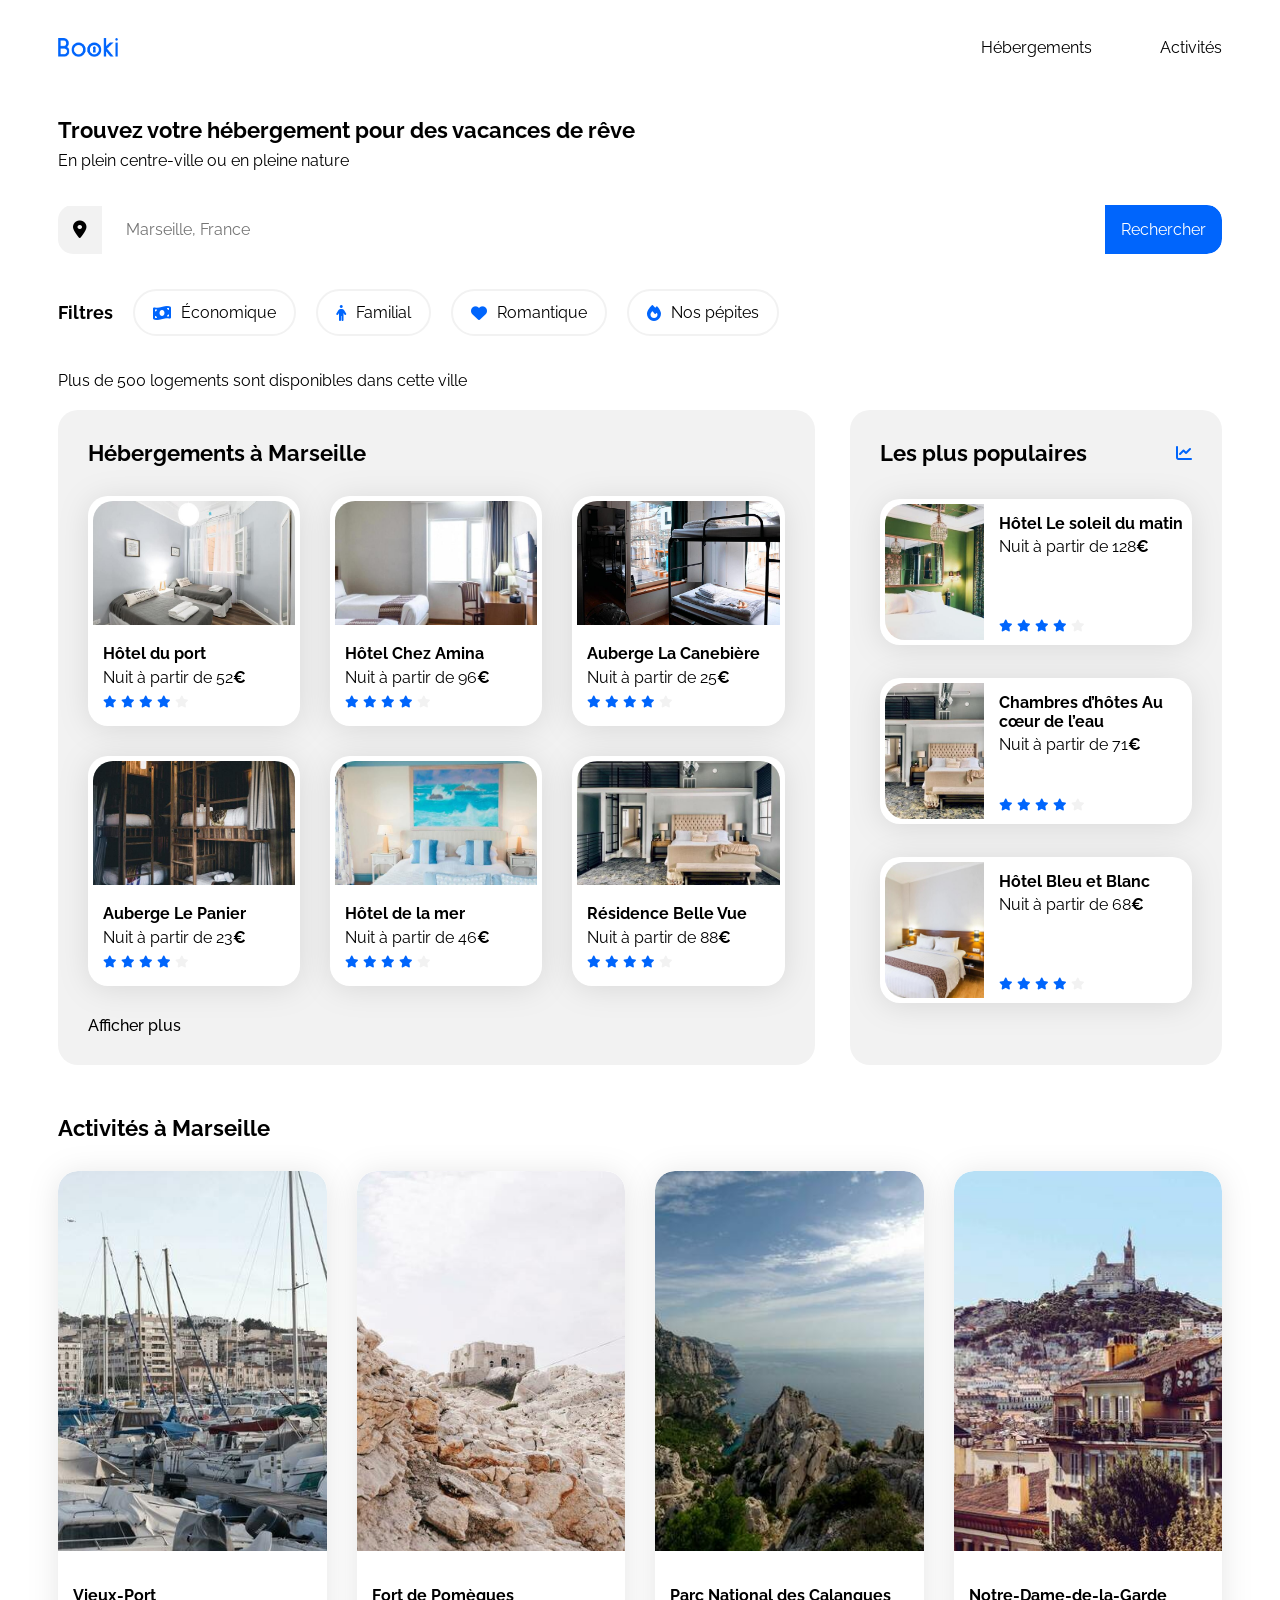
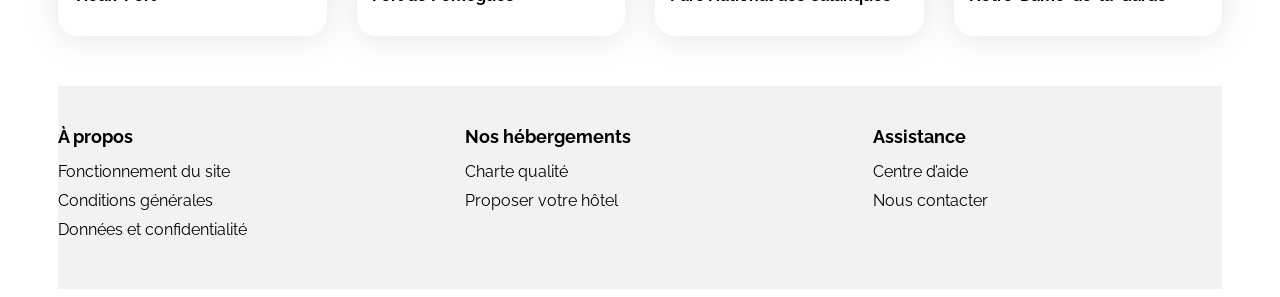
<file: index.html>
<!DOCTYPE html>
<html lang="fr">

<head>
    <meta charset="UTF-8">
    <meta name="viewport" content="width=device-width, initial-scale=1.0">
    <title>Booki</title>
    <link rel="preconnect" href="https://fonts.googleapis.com">
    <link rel="preconnect" href="https://fonts.gstatic.com" crossorigin>
    <link href="https://fonts.googleapis.com/css2?family=Raleway:wght@400;500;700&display=swap" rel="stylesheet">
    <link rel="stylesheet" href="https://cdnjs.cloudflare.com/ajax/libs/font-awesome/6.2.1/css/all.min.css"
        integrity="sha512-MV7K8+y+gLIBoVD59lQIYicR65iaqukzvf/nwasF0nqhPay5w/9lJmVM2hMDcnK1OnMGCdVK+iQrJ7lzPJQd1w=="
        crossorigin="anonymous" referrerpolicy="no-referrer">
    <link rel="stylesheet" href="./css/style.css">
</head>

<body>
    <div class="main-container">
        <header>
            <nav class="main-nav">
                <img src="./images/logo/Booki.png" alt="Logo Booki" class="logo">
                <ul class="nav-links">
                    <li><a href="#hebergements" class="nav-link">Hébergements</a></li>
                    <li><a href="#activites" class="nav-link">Activités</a></li>
                </ul>
            </nav>
        </header>
        <main>
            <section class="search-section">
                <h1>Trouvez votre hébergement pour des vacances de rêve</h1>
                <p>En plein centre-ville ou en pleine nature</p>
              
                <form class="search-form" action="#" method="get">
                    <i class="fa-solid fa-location-dot"></i>
                    <input type="text" placeholder="Marseille, France" aria-label="Rechercher une ville">
                    <button type="submit">
                        <span class="search-text">Rechercher</span>
                        <i class="fa-solid fa-magnifying-glass search-icon" aria-hidden="true"></i>
                    </button>
                </form>
                <section class="filters">
                    <h2>Filtres</h2>
                    <div class="filter-buttons">
                        <button class="filter-button">
                            <i class="fa-solid fa-money-bill-wave"></i>
                            Économique
                        </button>
                        <button class="filter-button">
                            <i class="fa-solid fa-person"></i>
                            Familial
                        </button>
                        <button class="filter-button">
                            <i class="fa-solid fa-heart"></i>
                            Romantique
                        </button>
                        <button class="filter-button">
                            <i class="fa-solid fa-fire"></i>
                            Nos pépites
                        </button>
                    </div>
                </section>
            </section>
            <p class="results-info">Plus de 500 logements sont disponibles dans cette ville</p>
            <div class="hebergements-and-populaires">
                <section class="hebergements">
                    <h2 id="hebergements" class="section-title">Hébergements à Marseille</h2>
                    <div class="hebergements-cards">
                        <a href="#">
                            <article class="card">
                                <img src="images/hebergements/fred-kleber.jpg" alt="Chambre de l'hôtel montrant un lit double avec décoration claire">
                                <div class="card-content">
                                    <h3 class="card-title">Hôtel du port</h3>
                                    <p class="card-subtitle">Nuit à partir de 52<span class="euro">€</span></p>
                                    <div class="card-rating">
                                        <i class="fa-xs fa-solid fa-star" aria-hidden="true"></i>
                                        <i class="fa-xs fa-solid fa-star" aria-hidden="true"></i>
                                        <i class="fa-xs fa-solid fa-star" aria-hidden="true"></i>
                                        <i class="fa-xs fa-solid fa-star" aria-hidden="true"></i>
                                        <i class="fa-xs fa-solid fa-star neutral-star" aria-hidden="true"></i>
                                        <span class="sr-only">Note de 4 sur 5</span>
                                    </div>
                                </div>
                            </article>
                        </a>
                        <a href="#">
                            <article class="card">
                                <img src="images/hebergements/febrian-zakaria.jpg" alt="Chambre chaleureuse avec lit en bois">
                                <div class="card-content">
                                    <h3 class="card-title">Hôtel Chez Amina</h3>
                                    <p class="card-subtitle">Nuit à partir de 96<span class="euro">€</span></p>
                                    <div class="card-rating">
                                        <i class="fa-xs fa-solid fa-star"></i>
                                        <i class="fa-xs fa-solid fa-star"></i>
                                        <i class="fa-xs fa-solid fa-star"></i>
                                        <i class="fa-xs fa-solid fa-star"></i>
                                        <i class="fa-xs fa-solid fa-star neutral-star"></i>
                                        <span class="sr-only">Note de 4 sur 5</span>
                                    </div>
                                </div>
                            </article>
                        </a>
                          
                        <a href="#">
                            <article class="card">
                                <img src="images/hebergements/marcus-loke.jpg" alt="Lit superposé dans un dortoir">
                                <div class="card-content">
                                    <h3 class="card-title">Auberge La Canebière</h3>
                                    <p class="card-subtitle">Nuit à partir de 25<span class="euro">€</span></p>
                                    <div class="card-rating">
                                        <i class="fa-xs fa-solid fa-star"></i>
                                        <i class="fa-xs fa-solid fa-star"></i>
                                        <i class="fa-xs fa-solid fa-star"></i>
                                        <i class="fa-xs fa-solid fa-star"></i>
                                        <i class="fa-xs fa-solid fa-star neutral-star"></i>
                                        <span class="sr-only">Note de 4 sur 5</span>
                                    </div>
                                </div>
                            </article>
                        </a>
                          
                        <a href="#">
                            <article class="card">
                                <img src="images/hebergements/nicate-lee.jpg" alt="Chalet rustique dans la nature">
                                <div class="card-content">
                                    <h3 class="card-title">Auberge Le Panier</h3>
                                    <p class="card-subtitle">Nuit à partir de 23<span class="euro">€</span></p>
                                    <div class="card-rating">
                                        <i class="fa-xs fa-solid fa-star"></i>
                                        <i class="fa-xs fa-solid fa-star"></i>
                                        <i class="fa-xs fa-solid fa-star"></i>
                                        <i class="fa-xs fa-solid fa-star"></i>
                                        <i class="fa-xs fa-solid fa-star neutral-star"></i>
                                        <span class="sr-only">Note de 4 sur 5</span>
                                    </div>
                                </div>
                            </article>
                        </a>
                          
                        <a href="#">
                            <article class="card">
                                <img src="images/hebergements/annie-spratt.jpg" alt="Chambre moderne avec lumière naturelle">
                                <div class="card-content">
                                    <h3 class="card-title">Hôtel de la mer</h3>
                                    <p class="card-subtitle">Nuit à partir de 46<span class="euro">€</span></p>
                                    <div class="card-rating">
                                        <i class="fa-xs fa-solid fa-star"></i>
                                        <i class="fa-xs fa-solid fa-star"></i>
                                        <i class="fa-xs fa-solid fa-star"></i>
                                        <i class="fa-xs fa-solid fa-star"></i>
                                        <i class="fa-xs fa-solid fa-star neutral-star"></i>
                                        <span class="sr-only">Note de 4 sur 5</span>
                                    </div>
                                </div>
                            </article>
                        </a>
                          
                        <a href="#">
                            <article class="card">
                                <img src="images/hebergements/aw-creative.jpg" alt="Intérieur élégant et moderne d'un hébergement">
                                <div class="card-content">
                                    <h3 class="card-title">Résidence Belle Vue</h3>
                                    <p class="card-subtitle">Nuit à partir de 88<span class="euro">€</span></p>
                                    <div class="card-rating">
                                        <i class="fa-xs fa-solid fa-star"></i>
                                        <i class="fa-xs fa-solid fa-star"></i>
                                        <i class="fa-xs fa-solid fa-star"></i>
                                        <i class="fa-xs fa-solid fa-star"></i>
                                        <i class="fa-xs fa-solid fa-star neutral-star"></i>
                                        <span class="sr-only">Note de 4 sur 5</span>
                                    </div>
                                </div>
                            </article>
                        </a>
                    </div>
                    <a href="#" class="show-more">Afficher plus</a>
                </section>
                <section class="populaires">
                    <div class="populaires-title">
                        <h2 class="section-title">Les plus populaires</h2>
                        <i class="fa-solid fa-chart-line" aria-hidden="true"></i>
                    </div>
                    <div class="populaires-cards">
                        <a href="#">
                            <article class="card">
                                <img src="images/hebergements/emile-guillemot.jpg" alt="Image de la chambre d'hôtel montrant un lit">
                                <div class="card-content">
                                    <div class="card-txt">
                                        <h3 class="card-title">Hôtel Le soleil du matin</h3>
                                        <p class="card-subtitle">Nuit à partir de 128<span class="euro">€</span></p>
                                    </div>
                                    <div class="card-rating">
                                        <i class="fa-xs fa-solid fa-star" aria-hidden="true"></i>
                                        <i class="fa-xs fa-solid fa-star" aria-hidden="true"></i>
                                        <i class="fa-xs fa-solid fa-star" aria-hidden="true"></i>
                                        <i class="fa-xs fa-solid fa-star" aria-hidden="true"></i>
                                        <i class="fa-xs fa-solid fa-star neutral-star" aria-hidden="true"></i>
                                        <span class="sr-only">Note de 4 sur 5</span>
                                    </div>
                                </div>
                            </article>
                        </a>
                        <a href="#">
                            <article class="card">
                                <img src="images/hebergements/aw-creative.jpg" alt="Image de la chambre d'hôtel montrant un lit">
                                <div class="card-content">
                                    <div class="card-txt">
                                        <h3 class="card-title">Chambres d’hôtes Au cœur de l’eau</h3>
                                        <p class="card-subtitle">Nuit à partir de 71<span class="euro">€</span></p>
                                    </div>
                                    <div class="card-rating">
                                        <i class="fa-xs fa-solid fa-star" aria-hidden="true"></i>
                                        <i class="fa-xs fa-solid fa-star" aria-hidden="true"></i>
                                        <i class="fa-xs fa-solid fa-star" aria-hidden="true"></i>
                                        <i class="fa-xs fa-solid fa-star" aria-hidden="true"></i>
                                        <i class="fa-xs fa-solid fa-star neutral-star" aria-hidden="true"></i>
                                        <span class="sr-only">Note de 4 sur 5</span>
                                    </div>
                                </div>
                            </article>
                        </a>
                        <a href="#">
                            <article class="card">
                                <img src="./images/hebergements/febrian-zakaria2.jpg" alt="Image de la chambre d'hôtel montrant un lit">
                                <div class="card-content">
                                    <div class="card-txt">
                                        <h3 class="card-title">Hôtel Bleu et Blanc</h3>
                                        <p class="card-subtitle">Nuit à partir de 68<span class="euro">€</span></p>
                                    </div>
                                    <div class="card-rating">
                                        <i class="fa-xs fa-solid fa-star" aria-hidden="true"></i>
                                        <i class="fa-xs fa-solid fa-star" aria-hidden="true"></i>
                                        <i class="fa-xs fa-solid fa-star" aria-hidden="true"></i>
                                        <i class="fa-xs fa-solid fa-star" aria-hidden="true"></i>
                                        <i class="fa-xs fa-solid fa-star neutral-star" aria-hidden="true"></i>
                                        <span class="sr-only">Note de 4 sur 5</span>
                                    </div>
                                </div>
                            </article>
                        </a>
                    </div>
                </section>
            </div>
            <section id="activites" class="activites">
                <h2 class="section-title">Activités à Marseille</h2>
                <div class="activites-cards">
                    <a href="#">
                        <article class="card">
                            <img src="images/activites/reno-laithienne.jpg" alt="Vieux-Port de Marseille">
                            <h3 class="card-title">Vieux-Port</h3>
                        </article>
                    </a>
                    <a href="#">
                        <article class="card">
                            <img src="images/activites/paul-hermann.jpg" alt="Fort de Pomègues">
                            <h3 class="card-title">Fort de Pomègues</h3>
                        </article>
                    </a>
                    <a href="#">
                        <article class="card">
                            <img src="images/activites/kilyan-sockalingum.jpg" alt="Parc National des Calanques">
                            <h3 class="card-title">Parc National des Calanques</h3>
                        </article>
                    </a>
                    <a href="#">
                        <article class="card">
                            <img src="images/activites/florian-wehde.jpg" alt="Notre-Dame-de-la-Garde">
                            <h3 class="card-title">Notre-Dame-de-la-Garde</h3>
                        </article>
                    </a>
                </div>
            </section>
        </main>
        <footer>
            <div class="footer-columns">
                <div class="footer-column">
                    <h3>À propos</h3>
                    <ul>
                        <li><a href="#">Fonctionnement du site</a></li>
                        <li><a href="#">Conditions générales</a></li>
                        <li><a href="#">Données et confidentialité</a></li>
                    </ul>
                </div>
                <div class="footer-column">
                    <h3>Nos hébergements</h3>
                    <ul>
                        <li><a href="#">Charte qualité</a></li>
                        <li><a href="#">Proposer votre hôtel</a></li>
                    </ul>
                </div>
                <div class="footer-column">
                    <h3>Assistance</h3>
                    <ul>
                        <li><a href="#">Centre d’aide</a></li>
                        <li><a href="#">Nous contacter</a></li>
                    </ul>
                </div>
            </div>
        </footer>
    </div>
</body>

</html>
</file>
<file: css/style.css>
/****** General ***********/
* {
    font-family: 'Raleway', sans-serif;
}

:root {
    --main-color: #0065FC;
    --main-bg-color: #F2F2F2;
    --filter-bg-color: #DEEBFF;
}

.fa-solid {
    color: var(--main-color);
}

body {
    display: flex;
    justify-content: center;
}

.main-container {
    width: 100%;
    max-width: 1440px;
    padding: 0 50px;
    box-sizing: border-box;
}

a {
    color: inherit;
    text-decoration: none;
}

.section-title {
    margin: 0;
    font-size: 22px;
}

.card {
    background-color: white;
    border-radius: 20px;
    padding: 5px;
    filter: drop-shadow(0px 3px 15px rgba(0, 0, 0, 0.1));
}

.card img {
    object-fit: cover;
}

.card-title {
    font-size: 16px;
}

.euro {
    font-weight: 700;
}

.neutral-star {
    color: var(--main-bg-color)
}

.results-info {
    font-size: 16px;
    margin-bottom: 20px;
}



/****** Header ***********/
header {
    padding: 30px 0;
}

.main-nav {
    display: flex;
    justify-content: space-between;
    align-items: center;
}

.logo {
    height: 19px;
}

.nav-links {
    list-style: none;
    display: flex;
    gap: 68px;
    margin: 0;
    padding: 0;
}

.nav-link {
    position: relative;
    padding-bottom: 16px;
}

.nav-link:hover {
    color: var(--main-color);
}

.nav-link:hover::after {
    content: "";
    position: absolute;
    left: 0;
    bottom: 0;
    height: 2px;
    width: 100%;
    background-color: var(--main-color);
}

/****** Footer ***********/
footer {
    background-color: var(--main-bg-color);
    padding: 40px 0;
    margin-top: 50px;
}

.footer-columns {
    display: flex;
    justify-content: space-between;
    flex-wrap: wrap;
}

.footer-column {
    width: 30%;
}

.footer-column h3 {
    margin-top: 0;
    margin-bottom: 15px;
    font-size: 18px;
}

.footer-column ul {
    list-style: none;
    padding-left: 0;
    margin: 0;
}

.footer-column li {
    margin-bottom: 10px;
}

.footer-column a {
    text-decoration: none;
    color: black;
}

/****** Search Section ***********/
.search-section {
    margin-top: 30px;
}

.search-section h1 {
    font-size: 22px;
    margin-bottom: 8px;
}

.search-section p {
    margin-top: 0;
    margin-bottom: 35px;
    font-size: 16px;
}

.search-form {
    display: flex;
    align-items: center;
    height: 49px;
    border-radius: 15px;
    overflow: hidden;
    background-color: white;
}

.search-form i.fa-location-dot {
    background-color: var(--main-bg-color);
    color: black;
    padding: 15px;
    font-size: 18px;
}

.search-form input[type="text"] {
    border: none;
    padding: 0 24px;
    font-size: 16px;
    outline: none;
    flex: 1;
}

.search-form button {
    background-color: var(--main-color);
    color: white;
    border: none;
    padding: 0 16px;
    height: 100%;
    font-size: 16px;
    cursor: pointer;
    display: flex;
    align-items: center;
    gap: 8px;
    border-radius: 0 15px 15px 0;
}

.search-icon {
    display: none;
}

/****** Filters ***********/
.filters {
    margin: 35px 0;
    display: flex;
    align-items: center;
    gap: 20px;
    flex-wrap: wrap;
}

.filters h2 {
    font-size: 18px;
    margin: 0;
}

.filter-buttons {
    display: flex;
    gap: 20px;
    flex-wrap: wrap;
}

.filter-button {
    display: flex;
    align-items: center;
    gap: 10px;
    border: 2px solid var(--main-bg-color);
    border-radius: 25px;
    padding: 12px 18px;
    background-color: white;
    font-size: 16px;
    cursor: pointer;
    transition: background-color 0.3s ease;
}

.filter-button:hover {
    background-color: var(--filter-bg-color);
}

/****** Hebergements And Populaires ***********/
.hebergements-and-populaires {
    display: flex;
    justify-content: space-between;
}

.hebergements-and-populaires section {
    background-color: var(--main-bg-color);
    border-radius: 20px;
    padding: 30px;
    box-sizing: border-box;
}

.show-more {
    display: inline-block;
    margin-top: 30px;
    font-weight: 500;
    font-size: 16px;
}

/****** Hebergements ***********/
.hebergements {
    width: 65%;
}

/****** Cartes Hebergements ***********/
.hebergements-cards {
    display: grid;
    grid-template-columns: repeat(3, 1fr);
    gap: 30px;
    margin-top: 30px;
}

.hebergements-cards .card img {
    width: 100%;
    height: 124px;
    border-radius: 20px 20px 0 0;
}

.hebergements-cards .card-content {
    padding: 10px;
}

.hebergements-cards .card-title,
.hebergements-cards .card-subtitle {
    margin: 5px 0;
}

.hebergements-cards .card-rating {
    margin-top: 5px;
}

/****** Populaires ***********/
.populaires {
    width: 32%;
}

.populaires-title {
    display: flex;
    justify-content: space-between;
    align-items: center;
}

.populaires-cards .card {
    display: flex;
    margin-top: 33px;
}

.populaires-cards img {
    width: 33%;
    height: 136px;
    border-top-left-radius: 20px;
    border-bottom-left-radius: 20px;
}

.populaires-cards .card-content {
    width: 67%;
    padding-left: 15px;
    display: flex;
    flex-direction: column;
    justify-content: space-between;
    box-sizing: border-box;
}

.populaires-cards .card-title {
    margin-top: 10px;
    margin-bottom: 4px;
}

.populaires-cards .card-subtitle {
    margin: 0;
}

.populaires-cards .card-rating {
    margin-bottom: 5px;
}

/****** Activités ***********/
.activites {
    margin-top: 50px;
    margin-bottom: 50px;
}

.activites-cards {
    display: grid;
    grid-template-columns: repeat(4, 1fr);
    gap: 30px;
    margin-top: 30px;
}

.activites-cards .card {
    padding: 0;
    overflow: hidden;
}

.activites-cards img {
    width: 100%;
    height: 380px;
    object-fit: cover;
    border-radius: 20px 20px 0 0;
}

.activites-cards .card-title {
    font-size: 16px;
    padding: 15px;
}


/* Le code ci-dessous correspond à la version responsive uniquement */

/****** Media queries ***********/
/* Medium devices (tablets, less/equal than 1024px) */
@media (max-width: 1024px) {
    .filters {
        flex-direction: column;
        align-items: flex-start;
        gap: 15px;
    }

    .filter-buttons {
        flex-wrap: wrap;
        gap: 10px;
    }

    .hebergements-and-populaires {
        flex-direction: column;
    }

    .hebergements {
        width: 100%;
    }

    .populaires {
        width: 100%;
        margin-top: 50px;
    }

    .populaires-cards {
        display: flex;
        flex-direction: row;
        justify-content: space-between;
        gap: 15px;
    }

    .populaires-cards a {
        width: 30%;
    }

    .populaires-cards .card-title {
        font-size: 14px;
    }

    .populaires-cards .card-subtitle {
        font-size: 13px;
    }
    .activites-cards {
        grid-template-columns: repeat(2, 1fr);
    }

    .footer-column {
        width: 100%;
        margin-bottom: 20px;
    }

    .footer-columns {
        flex-direction: column;
        gap: 20px;
    }
}

/* Small devices (phones, less than 768px) */
@media (max-width: 767.98px) {
    .main-container {
        padding: 0 20px;
    }

    .main-nav {
        flex-direction: column;
        align-items: flex-start;
        gap: 20px;
    }

    .nav-links {
        flex-direction: row;
        gap: 30px;
        width: 100%;
        justify-content: space-around;
    }

    .search-section h1 {
        font-size: 20px;
    }

    .search-form {
        width: 100%;
    }

    .filters {
        flex-direction: column;
        align-items: flex-start;
    }

    .filter-buttons {
        flex-direction: column;
        width: 100%;
    }

    .filter-button {
        width: 100%;
    }

    .hebergements-cards {
        grid-template-columns: 1fr;
    }

    .activites-cards {
        grid-template-columns: 1fr;
    }

    .populaires-cards {
        flex-direction: column;
        gap: 15px;
    }

    .populaires-cards a {
        width: 100%;
    }

    .footer-columns {
        flex-direction: column;
        gap: 20px;
    }
    .search-text {
        display: none;
    }

    .search-icon {
        display: inline;
    }

    .search-form button {
        padding: 0 18px;
    }
}
</file>
